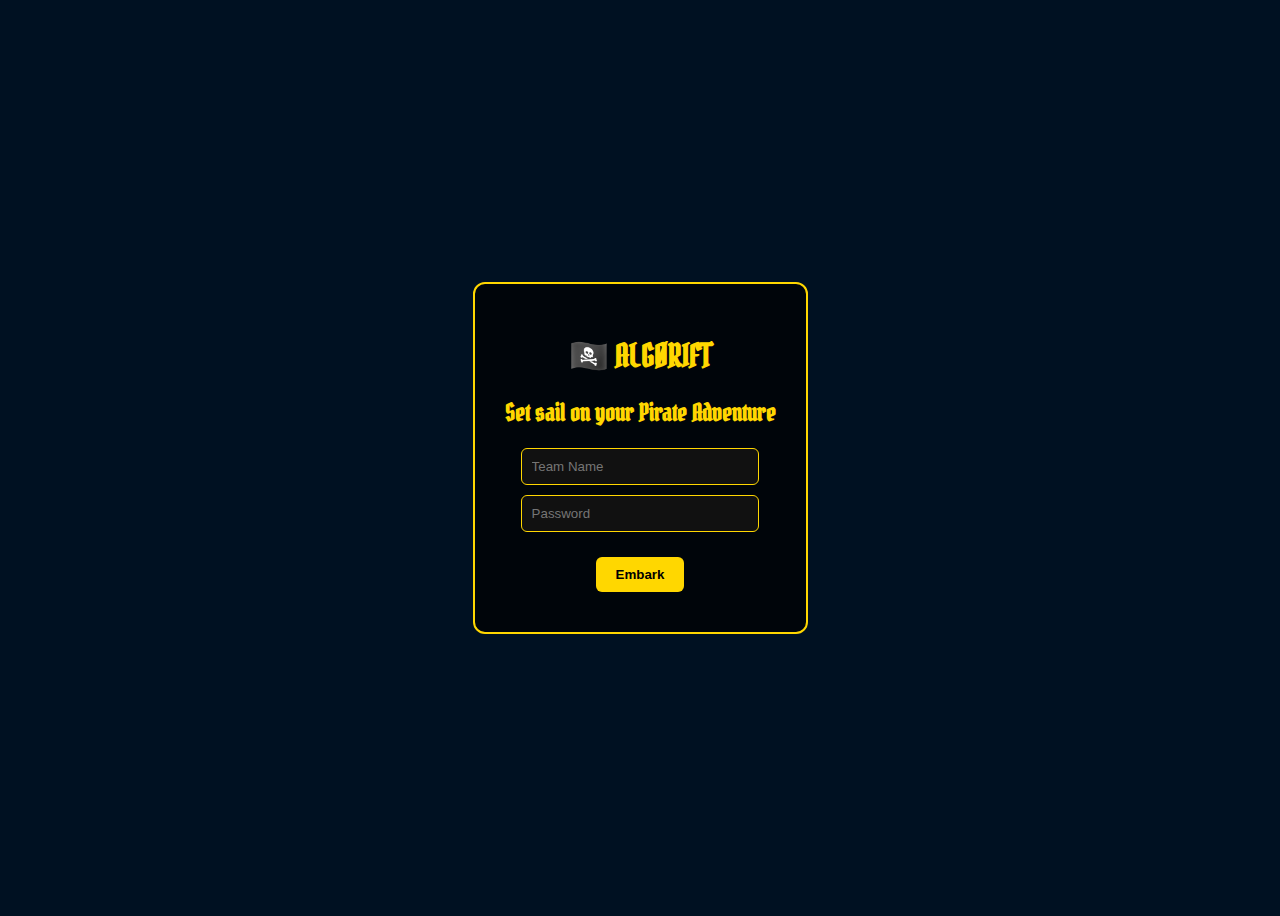
<file: index.html>
<!DOCTYPE html>
<html lang="en">
<head>
  <meta charset="UTF-8" />
  <meta name="viewport" content="width=device-width, initial-scale=1.0"/>
  <title>🏴‍☠️ ALGØRIFT Login</title>
  
  <link href="https://fonts.googleapis.com/css2?family=Pirata+One&display=swap" rel="stylesheet">
  <style>
    body {
      font-family: 'Pirata One', cursive;
      background: #012;
      color: gold;
      display: flex;
      align-items: center;
      justify-content: center;
      height: 100vh;
    }
    .login-container {
      background: rgba(0,0,0,0.7);
      padding: 30px;
      border: 2px solid gold;
      border-radius: 12px;
      text-align: center;
    }
    .login-container input {
      display: block;
      margin: 10px auto;
      padding: 10px;
      width: 80%;
      border: 1px solid gold;
      border-radius: 6px;
      background: #111;
      color: gold;
    }
    .login-container button {
      margin-top: 15px;
      padding: 10px 20px;
      background: gold;
      border: none;
      border-radius: 6px;
      cursor: pointer;
      font-weight: bold;
    }
    .message {
      margin-top: 10px;
      color: #ff6666;
    }
  </style>
</head>
<body>
  <div class="login-container" id="login-container">
    <h1>🏴‍☠️ ALGØRIFT</h1>
    <h2>Set sail on your Pirate Adventure</h2>
    <form id="loginForm">
      <input type="text" id="teamName" placeholder="Team Name" required>
      <input type="password" id="password" placeholder="Password" required>
      <button type="submit">Embark</button>
      <div class="message" id="message"></div>
    </form>
  </div>

  <script>
    // Static team credentials
    const teams = {
      "Nexora": "pirate123",
      "Treasure Coders": "gold2025",
      "SpectraMinds": "skull999",
      "Twins": "treasure007",
      "Titanx": "titan888",
      "RAAYAN PARAMBARAI": "raayan777",
      "Lumora": "lumora555",
      "Team005": "team005",
      "Syntax Error": "syntax404",
      "Bio sparks": "bio2025"
    };

    const loginForm = document.getElementById("loginForm");
    const messageDiv = document.getElementById("message");

    loginForm.addEventListener("submit", (e) => {
      e.preventDefault();

      const teamName = document.getElementById("teamName").value.trim();
      const password = document.getElementById("password").value.trim();

      if (teams[teamName] && teams[teamName] === password) {
        messageDiv.style.color = "lime";
        messageDiv.textContent = `Welcome ${teamName}! Access granted.`;
        localStorage.setItem("teamName", teamName);
        localStorage.setItem("currentPuzzle", 1);
        // Redirect to dashboard or next puzzle
         window.location.href = "dashboard.html";
      } else {
        messageDiv.style.color = "red";
        messageDiv.textContent = "❌ Invalid Team Name or Password!";
      }
    });
  </script>
</body>
</html>
</file>
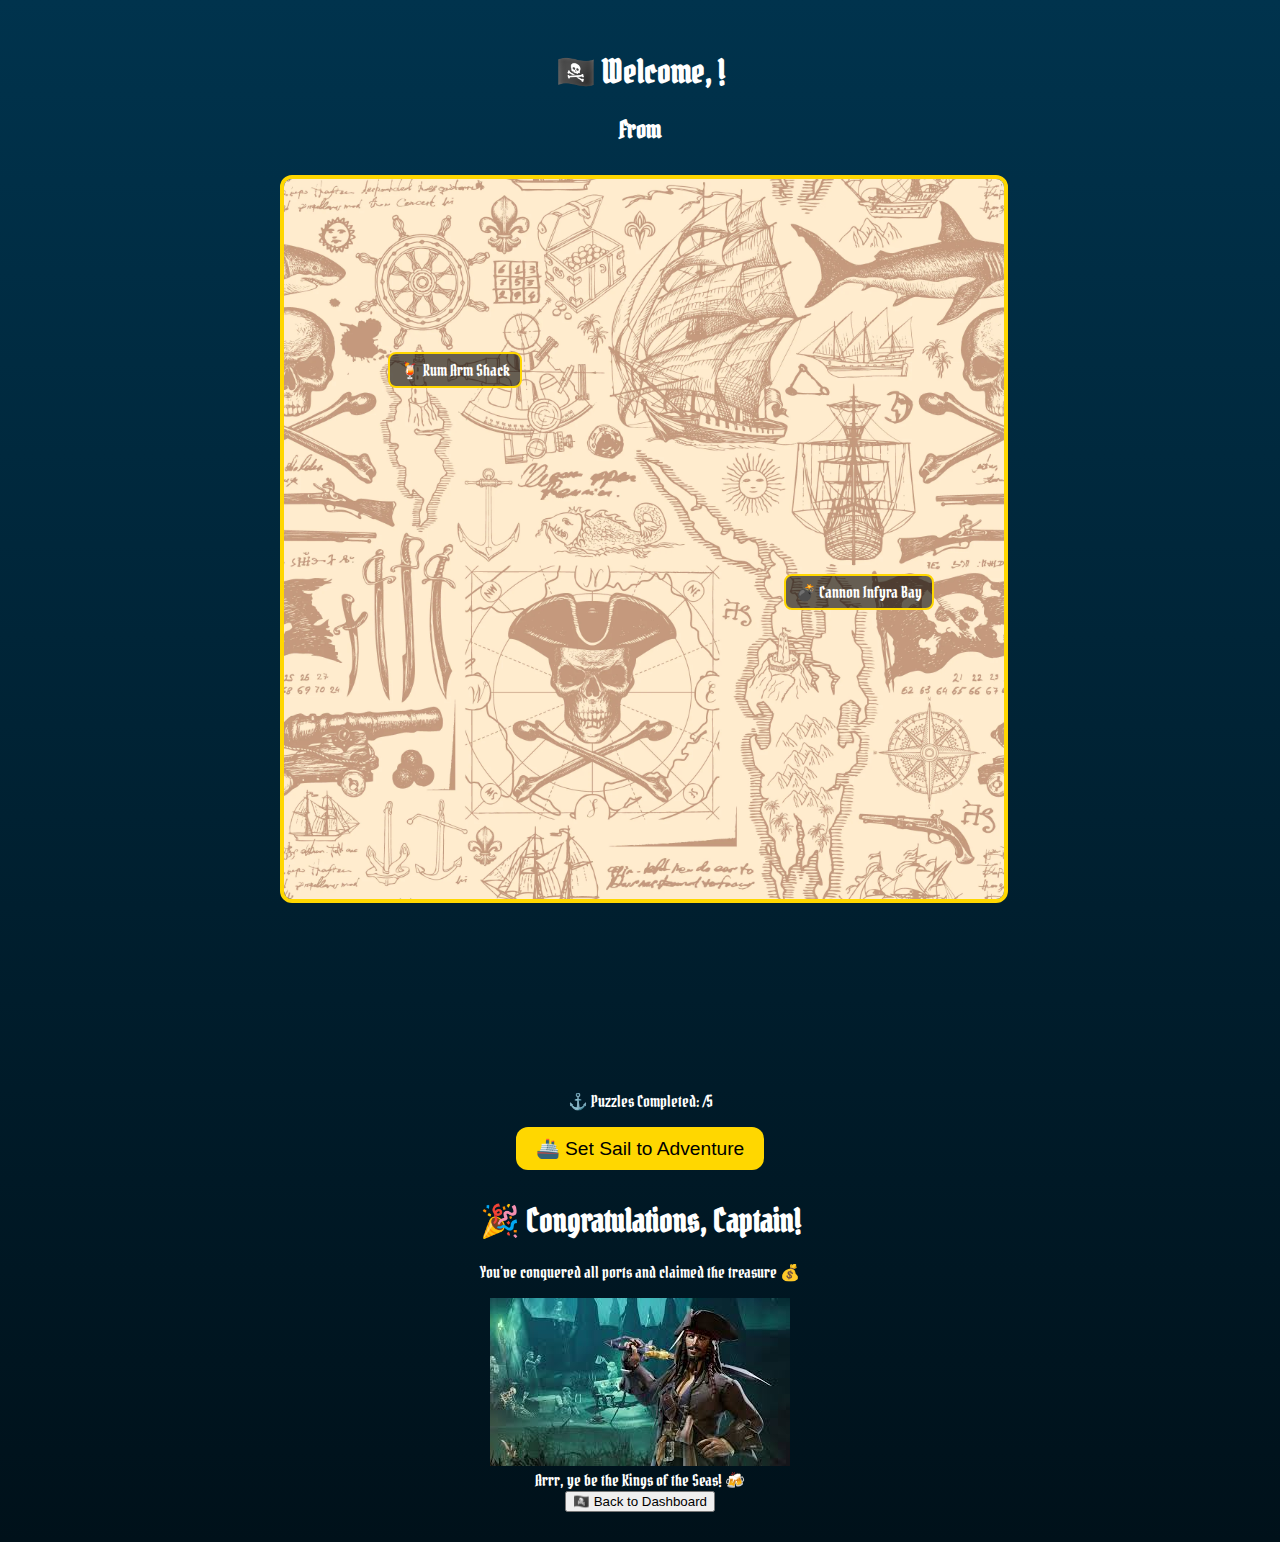
<file: dashboard.html>
<!DOCTYPE html>
<html lang="en">
<head>
<meta charset="UTF-8">
<meta name="viewport" content="width=device-width,initial-scale=1.0">
<title>Pirate Dashboard</title>
<link rel="stylesheet" href="style.css">
<link href="https://fonts.googleapis.com/css2?family=Pirata+One&display=swap" rel="stylesheet">
</head>
<body>

<div class="dashboard">
  <h1>🏴‍☠️ Welcome, <span id="dashTeam"></span>!</h1>
  <h2>From <span id="dashCollege"></span></h2>

  <div class="harbor">
   
<div class="harbor">
  <img src="sam.webp" alt="Harbor Map" class="harbor-map">

  <!-- Pirate trail paths -->
  <svg class="pirate-paths">
    <path id="path1" d="M 120 160 Q 200 220 300 180" class="trail hidden"></path>
    <path id="path2" d="M 300 180 Q 400 250 500 200" class="trail hidden"></path>
    <path id="path3" d="M 500 200 Q 420 320 300 350" class="trail hidden"></path>
    <path id="path4" d="M 300 350 Q 400 280 520 120" class="trail hidden"></path>
  </svg>

  <div class="ship-icon" id="shipIcon">🚢</div>

  <a href="https://armstrong-number-puce.vercel.app/" class="port" id="port1">🍹 Rum Arm Shack <span class="status"></span></a>
  <a href="https://surya-murugan-18.github.io/Infyra-Puzzle/" class="port locked" id="port2">💣 Cannon Infyra Bay <span class="status"></span></a>

  

</div>

  

  <p>⚓ Puzzles Completed: <span id="completedCount"></span>/5</p>
  <button id="sailBtn">🚢 Set Sail to Adventure</button>
</div>
<div id="congratsScreen" class="hidden">
  <div class="congrats-box">
    <h1>🎉 Congratulations, Captain!</h1>
    <p>You’ve conquered all ports and claimed the treasure 💰</p>
    
    <div class="pirate-speaker">
      <img src="pirate.jpeg" alt="Captain Jack Sparrow" class="jack-img">
      <div class="speech-bubble" id="jackSpeech">
        Arrr, ye be the Kings of the Seas! 🍻
      </div>
    </div>

    <div id="fireworks"></div>
    <button onclick="goHome()">🏴‍☠️ Back to Dashboard</button>
  </div>
</div>


<script src="script.js"></script>
<script>

</script>
</body>
</html>
</file>
<file: style.css>
body {
    margin:0;
    font-family:'Pirata One', cursive;
    background:linear-gradient(#001f2f,#000);
    color:#FFD700;
    overflow:auto;
  }
  
  .mute-btn{
    position:fixed;top:10px;right:10px;z-index:999;
    padding:8px 12px;font-size:1.2rem;background:#0008;color:#FFD700;
    border:1px solid #FFD700;border-radius:8px;cursor:pointer;
  }
  
  .login-container{
    text-align:center;background:rgba(0,0,0,0.8);padding:30px;border:2px solid #FFD700;border-radius:15px;width:320px;margin:8% auto;
  }
  
  .login-container input{
    display:block;width:90%;padding:12px;margin:10px auto;background:#111;border:1px solid #FFD700;color:#FFD700;border-radius:5px;font-size:1.1rem;
  }
  
  .login-container button{
    background:#FFD700;color:#000;padding:12px 20px;border:none;border-radius:8px;font-weight:bold;cursor:pointer;
  }
  
  .map-container header{text-align:center;margin-top:20px;font-size:1.8rem;}
  
  .map{
    position:relative;width:100%;height:80vh;
  }
  
  .map-img{
    width:100%;height:100%;object-fit:cover;filter:saturate(1.2) brightness(0.8);
  }
  
  /* Ship */
  .ship{
    position:absolute;width:40px;height:40px;font-size:2rem;transition:all 2s ease;
    transform:translate(10%,80%);
  }
  
  /* Islands */
  .island{
    position:absolute;font-size:2rem;cursor:pointer;transition:transform 0.3s;
  }
  
  .island.locked{
    filter:grayscale(1);
    cursor:not-allowed;
  }
  
  .island:hover:not(.locked){
    transform:scale(1.3) rotate(-10deg);
  }
  
  /* Positions for islands */
  .island1{top:70%;left:15%;}
  .island2{top:55%;left:35%;}
  .island3{top:40%;left:55%;}
  .island4{top:30%;left:70%;}
  .island5{top:20%;left:85%;}
  
  /* Treasure message */
  .treasure{
    text-align:center;font-size:2rem;margin-top:20px;animation:glow 1.5s infinite alternate;
  }
  
  @keyframes glow{
    from{text-shadow:0 0 5px #FFD700;}
    to{text-shadow:0 0 20px #FFD700;}
  }
  body {
    font-family: 'Pirata One', cursive;
    background: linear-gradient(to bottom, #004466, #001a26);
    color: #fff;
    text-align: center;
  }
  
  .map-container {
    position: relative;
    padding: 20px;
  }
  
  .map-img {
    width: 90%;
    border: 5px solid #d4af37;
    border-radius: 15px;
  }
  
  .ship {
    transition: top 1.5s ease, left 1.5s ease;
    font-size: 2rem;
  }
  .ship.sailing {
    animation: bob 0.6s infinite alternate;
  }
  @keyframes bob {
    from { transform: translateY(0); }
    to { transform: translateY(-10px); }
  }
  
  .island {
    cursor: pointer;
    font-size: 2.5rem;
    transition: transform 0.3s;
  }
  .island.glow {
    animation: glow 1.2s infinite alternate;
  }
  @keyframes glow {
    from { text-shadow: 0 0 5px gold; }
    to { text-shadow: 0 0 15px orange; transform: scale(1.2); }
  }
  
  .treasure {
    font-size: 2rem;
    margin-top: 20px;
    animation: bounce 1s infinite;
  }
  @keyframes bounce {
    0%,100% { transform: translateY(0); }
    50% { transform: translateY(-10px); }
  }
  
  .ocean {
    position: absolute;
    bottom: 0; left: 0; right: 0;
    height: 80px;
    overflow: hidden;
  }
  .wave {
    position: absolute;
    width: 200%;
    height: 100%;
    background: rgba(255,255,255,0.2);
    border-radius: 100%;
    animation: wave 6s linear infinite;
  }
  .wave:nth-child(2){animation-delay: -3s;}
  @keyframes wave {
    0% { transform: translateX(0); }
    100% { transform: translateX(-50%); }
  }
  
  .mute-btn {
    position: absolute;
    top: 10px;
    right: 10px;
    font-size: 1.5rem;
    background: none;
    border: none;
    cursor: pointer;
    color: white;
  }
  .dashboard {
    font-family: 'Pirata One', cursive;
    text-align: center;
    padding: 30px;
    background: linear-gradient(to bottom, #00334d, #00111a);
    color: white;
    min-height: 100vh;
  }
  .port {
    text-decoration: none;
    color: inherit;
    display: inline-block;
  }
  
  
  .ports {
    display: grid;
    grid-template-columns: repeat(auto-fit,minmax(150px,1fr));
    gap: 15px;
    margin: 20px 0;
  }
  
  .port {
    background: rgba(255,255,255,0.1);
    border: 2px solid gold;
    border-radius: 10px;
    padding: 15px;
    font-size: 1.2rem;
  }
  
  #sailBtn {
    padding: 10px 20px;
    font-size: 1.2rem;
    background: gold;
    border: none;
    border-radius: 12px;
    cursor: pointer;
    transition: transform 0.2s;
  }
  #sailBtn:hover {
    transform: scale(1.1);
    background: orange;
  }
  .harbor {
    position: relative;
    width: 90%;
    max-width: 800px;
    margin: 30px auto;
  }
  
  .harbor-map {
    width: 100%;
    border: 4px solid gold;
    border-radius: 12px;
  }
  
  .port {
    position: absolute;
    background: rgba(0,0,0,0.6);
    border: 2px solid gold;
    border-radius: 8px;
    padding: 6px 10px;
    font-size: 1rem;
    cursor: pointer;
    transition: transform 0.3s;
  }
  .port:hover {
    transform: scale(1.1);
  }
  .port.completed {
    background: rgba(0,128,0,0.7);
  }
  
  /* Position each port manually (adjust these to match harbor-map.png) */
  #port1 { top: 20%; left: 15%; }
  #port2 { top: 45%; left: 70%; }
  #port3 { top: 70%; left: 25%; }
  #port4 { top: 55%; left: 50%; }
  #port5 { top: 15%; left: 60%; }
  .harbor {
    position: relative;
    width: 90%;
    max-width: 800px;
    margin: 30px auto;
  }
  
  .harbor-map {
    width: 100%;
    border: 4px solid gold;
    border-radius: 12px;
  }
  
  .port {
    position: absolute;
    background: rgba(0,0,0,0.6);
    border: 2px solid gold;
    border-radius: 8px;
    padding: 6px 10px;
    font-size: 1rem;
    cursor: pointer;
    transition: transform 0.3s;
  }
  .port:hover {
    transform: scale(1.1);
  }
  .port.completed {
    background: rgba(0,128,0,0.7);
  }
  
  /* Position each port (adjust to fit your harbor-map.png) */
  #port1 { top: 20%; left: 15%; }
  #port2 { top: 45%; left: 70%; }
  #port3 { top: 70%; left: 25%; }
  #port4 { top: 55%; left: 50%; }
  #port5 { top: 15%; left: 60%; }
  
  .ship-icon {
    position: absolute;
    font-size: 2rem;
    transition: top 1s ease, left 1s ease;
    animation: bob 1s infinite alternate;
    display: none;
  }
  
  @keyframes bob {
    from { transform: translateY(0); }
    to { transform: translateY(-8px); }
  }
  .ship-icon {
    position: absolute;
    font-size: 2rem;
    transition: top 2s ease, left 2s ease;
    animation: bob 1s infinite alternate;
    display: none;
  }
  
  @keyframes bob {
    from { transform: translateY(0); }
    to { transform: translateY(-8px); }
  }
/* Gold Coin Animation */
.coin {
    position: fixed;
    top: -50px;
    font-size: 2rem;
    pointer-events: none;
    animation: fall 2s linear forwards;
  }
  @keyframes fall {
    to { top: 100vh; transform: rotate(360deg); }
  }
  
  /* Pirate Narrator Bubble */
  .pirate-bubble {
    background: rgba(0,0,0,0.7);
    border: 2px solid gold;
    border-radius: 12px;
    padding: 10px 15px;
    display: inline-block;
    max-width: 300px;
    animation: fadeIn 0.8s ease;
  }
  @keyframes fadeIn {
    from {opacity: 0; transform: scale(0.9);}
    to {opacity: 1; transform: scale(1);}
  }
  .rain {
 /* Rain streaks */
.rain {
    position: fixed;
    width: 2px; height: 15px;
    background: rgba(173,216,230,0.6);
    animation: fallRain 0.7s linear infinite;
    top: 0;
  }
  @keyframes fallRain {
    from { transform: translateY(-20vh); }
    to { transform: translateY(100vh); }
  }
  
  /* Lightning flash */
  .lightning {
    position: fixed;
    top: 0; left: 0; right: 0; bottom: 0;
    background: white;
    opacity: 0;
    animation: flash 0.3s ease;
  }
  @keyframes flash {
    0% { opacity: 0; }
    30% { opacity: 0.8; }
    100% { opacity: 0; }
  }
  
  /* Clouds */
  .cloud {
    position: fixed;
    top: 10%; left: -200px;
    font-size: 3rem;
    animation: drift 60s linear infinite;
  }
  @keyframes drift {
    from { left: -200px; }
    to { left: 120%; }
  }
  .chest {
    font-size: 4rem;
    transform: scale(0.8);
    transition: transform 1s;
  }
  .chest.open {
    transform: scale(1.2) rotate(-10deg);
  }
  .loot {
    position: fixed;
    top: 50%;
    font-size: 2rem;
    animation: lootFall 1.5s linear forwards;
  }
  @keyframes lootFall {
    to { transform: translateY(100vh) rotate(360deg); opacity:0; }
  }
  .port.completed .mascot { display:inline-block; margin-left:5px; }
  .mascot { animation: bobMascot 1s infinite alternate; }
  @keyframes bobMascot { from{transform:translateY(0);} to{transform:translateY(-6px);} }
  
  #port2 .mascot { animation: shake 0.6s infinite; }
  @keyframes shake {
    0%{transform:rotate(0);}25%{transform:rotate(10deg);}
    50%{transform:rotate(-10deg);}100%{transform:rotate(0);}
  }
  #port4 .mascot { animation: glowRed 1s infinite alternate; }
  @keyframes glowRed {
    from{text-shadow:0 0 5px red;}
    to{text-shadow:0 0 20px crimson;}
  }
  #port5 .mascot { animation: sparkle 1s infinite alternate; }
  @keyframes sparkle {
    from{opacity:0.6;}to{opacity:1;}
  }
  .port.locked {
    pointer-events: none;   /* disables clicking */
    filter: grayscale(1);
    opacity: 0.6;
    cursor: not-allowed;
  }
  .hidden { display: none; }

  #congratsScreen {
    position: fixed;
    top: 0; left: 0; right: 0; bottom: 0;
    background: rgba(0,0,0,0.9);
    display: flex;
    justify-content: center;
    align-items: center;
    z-index: 9999;
    color: gold;
  }
  
  .congrats-box {
    text-align: center;
    padding: 30px;
    border: 3px solid gold;
    border-radius: 15px;
    background: rgba(20,20,20,0.8);
    animation: popIn 1s ease;
  }
  
  @keyframes popIn {
    from { transform: scale(0.5); opacity: 0; }
    to { transform: scale(1); opacity: 1; }
  }
  
  .firework {
    position: fixed;
    bottom: 0;
    width: 5px; height: 20px;
    background: gold;
    animation: shoot 1s ease forwards;
  }
  @keyframes shoot {
    0% { bottom: 0; opacity: 1; }
    80% { bottom: 80vh; opacity: 1; }
    100% { opacity: 0; }
  }
  .pirate-speaker {
    display: flex;
    justify-content: center;
    align-items: flex-start;
    gap: 15px;
    margin: 20px 0;
  }
  
  .jack-img {
    width: 120px;
    border-radius: 12px;
    border: 2px solid gold;
    animation: floatJack 2s ease-in-out infinite alternate;
  }
  
  @keyframes floatJack {
    from { transform: translateY(0); }
    to { transform: translateY(-10px); }
  }
  
  .speech-bubble {
    max-width: 250px;
    background: rgba(255,255,255,0.9);
    color: #000;
    padding: 12px 15px;
    border-radius: 12px;
    border: 2px solid gold;
    font-size: 1rem;
    position: relative;
    animation: popIn 1s ease;
  }
  
  .speech-bubble::after {
    content: "";
    position: absolute;
    left: -15px;
    top: 20px;
    border-width: 10px;
    border-style: solid;
    border-color: transparent rgba(255,255,255,0.9) transparent transparent;
  }
  .pirate-paths {
    position: absolute;
    top: 0; left: 0;
    width: 100%; height: 100%;
    pointer-events: none; /* not clickable */
  }
  
  .trail {
    fill: none;
    stroke: gold;
    stroke-width: 3;
    stroke-dasharray: 6 6;  /* dotted */
    opacity: 0;
  }
  
  .trail.show {
    opacity: 1;
    stroke-dasharray: 6 6;
    stroke-dashoffset: 200;
    animation: dash 2s linear forwards;
  }
  
  @keyframes dash {
    to { stroke-dashoffset: 0; }
  }
</file>
